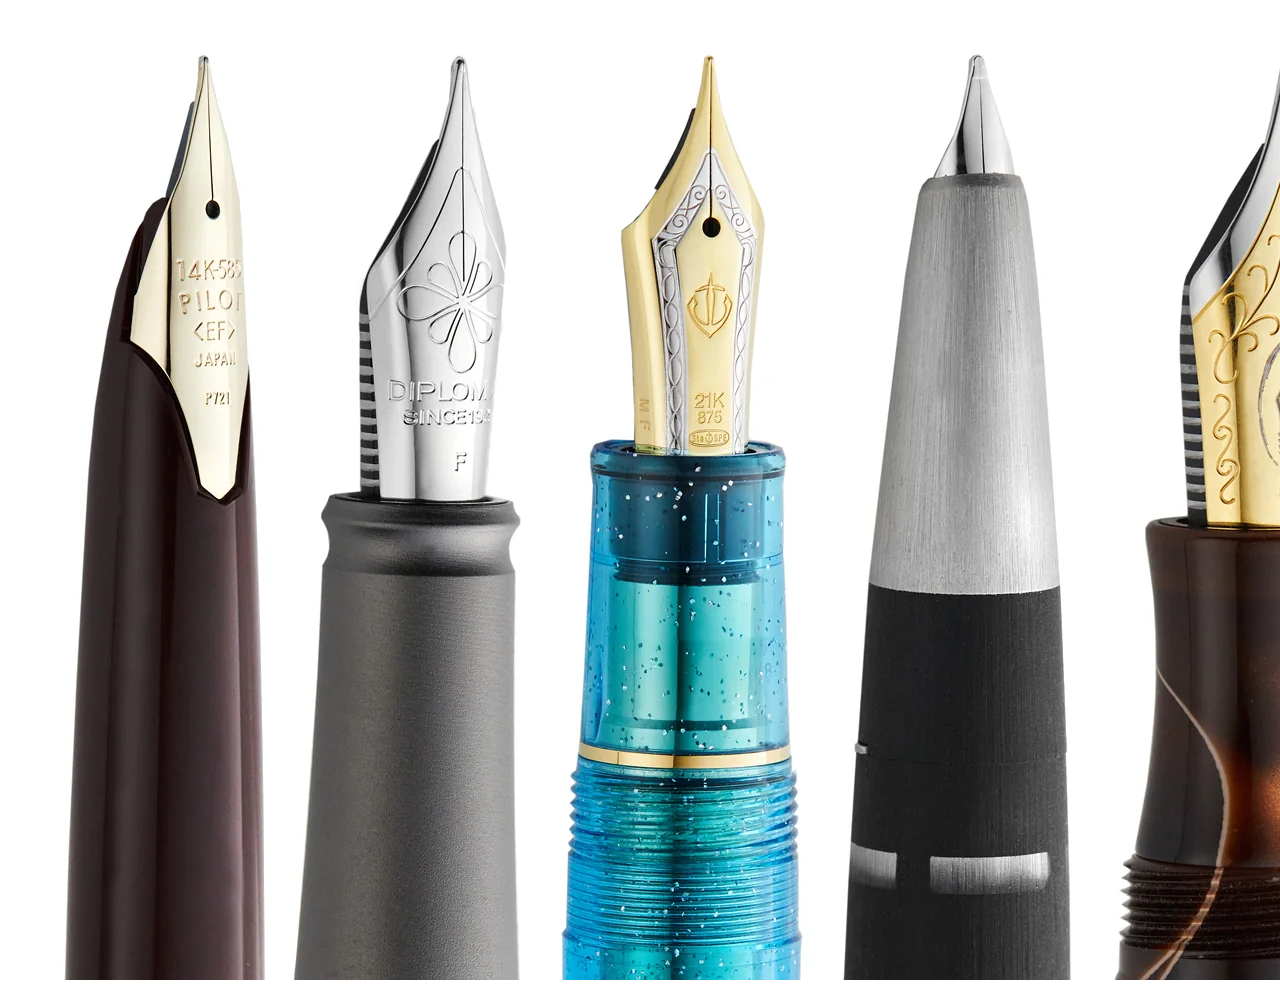
<file: Codepen remake/Pages/Pens.html>
<!DOCTYPE html>
<html lang="en">
<head>
    <meta charset="UTF-8">
    <meta name="viewport" content="width=device-width, initial-scale=1.0">
    <title>Pens</title>
</head>
<body>
    <img src="../Img/Pen.png" alt="Pens">
</body>
</html>
</file>
